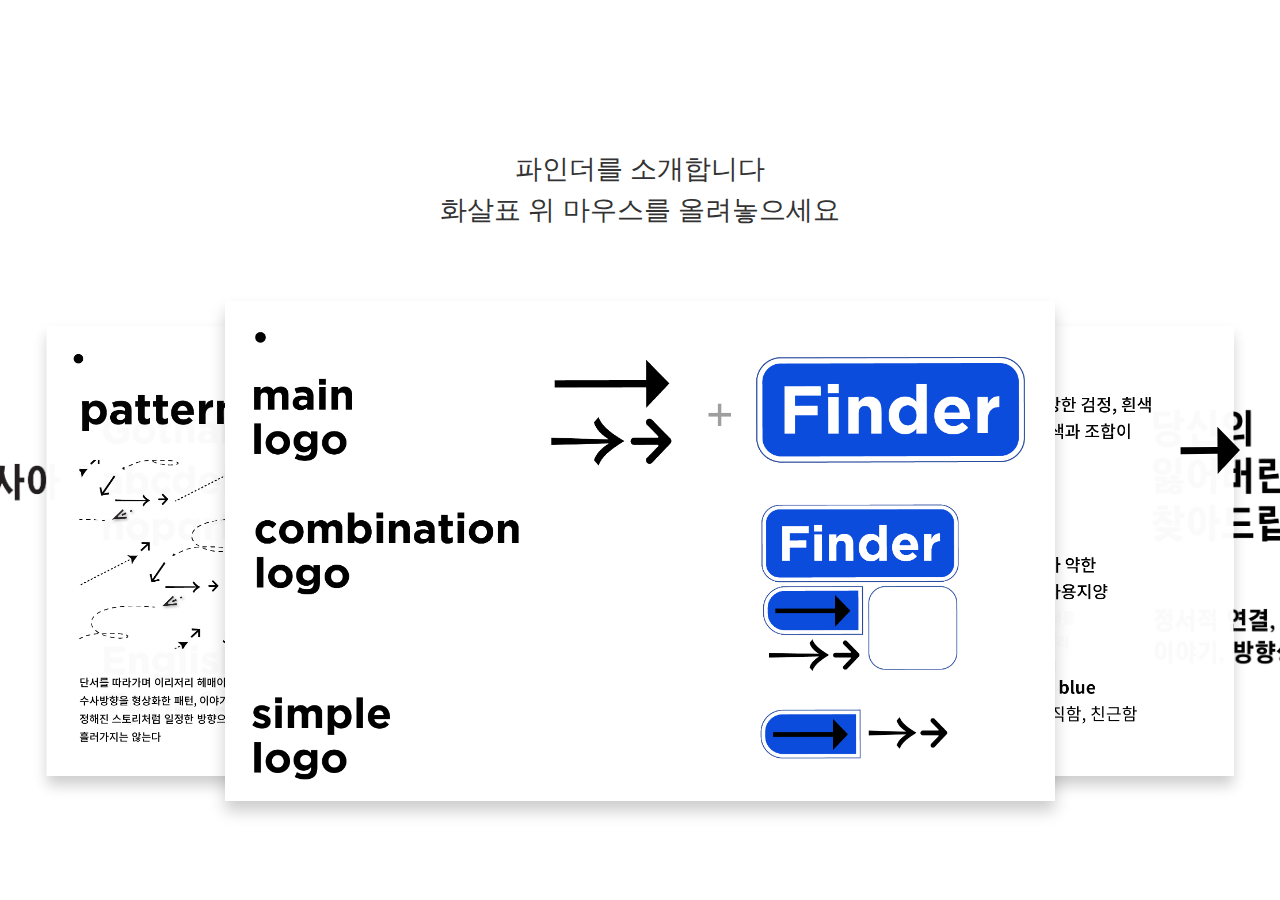
<file: index1.html>
<!DOCTYPE html>
<html lang="ko">
<head>
    <meta charset="UTF-8">
    <meta http-equiv="X-UA-Compatible" content="IE=edge">
    <meta name="viewport" content="width=device-width, initial-scale=1.0">
    <title>3D Image Panel Carousel with Smooth and Consistent Transitions</title>
    <style>
        body {
            display: flex;
            flex-direction: column; /* Arrange items vertically */
            justify-content: center;
            align-items: center;
            height: 100vh;
            background-color: #ffffff;
            margin: 0;
            overflow: hidden;
        }
        .intro-text {
            font-family: 'ChosunKg', sans-serif; /* Use your desired font */
            font-size: 1.7rem;
            margin-bottom: 120px; /* Space below the text */
            color: #333; /* Text color */
            text-align: center; /* Centers the text horizontally */
            line-height: 1.5; /* Adjusts the line spacing (1.5 is an example) */        
        }

        .carousel {
            position: relative;
            width: 800px;
            height: 400px;
            display: flex;
            justify-content: center;
            align-items: center;
            perspective: 1000px;
        }
        .panel {
            position: absolute;
            width: 830px;
            height: 500px;
            transition: transform 2s ease-out, opacity 1s ease;
            opacity: 0.6;
        }
        /* Position classes */
        .position0 { transform: translateX(-650px) scale(0.4); z-index: -2; opacity: 1; }
        .position1 { transform: translateX(-600px) scale(0.6); z-index: -1; opacity: 1; }
        .position2 { transform: translateX(-550px) scale(0.8); z-index: 0; opacity: 1; }
        .position3 { transform: translateX(-220px) scale(0.9); z-index: 1; opacity: 0.98; box-shadow: 0 10px 15px rgba(0, 0, 0, 0.2); }
        .position4 { transform: translateX(0) scale(1); z-index: 2; opacity: 1; box-shadow: 0 10px 15px rgba(0, 0, 0, 0.2); }
        .position5 { transform: translateX(220px) scale(0.9); z-index: 1; opacity: 0.98; box-shadow: 0 10px 15px rgba(0, 0, 0, 0.2); }
        .position6 { transform: translateX(550px) scale(0.8); z-index: 0; opacity: 1; }
        .position7 { transform: translateX(600px) scale(0.6); z-index: -1; opacity: 1; }
        .position8 { transform: translateX(650px) scale(0.4); z-index: -2; opacity: 1; }
        /* Button styling */
        .right-button {
            position: absolute;
            right: 20px;
            cursor: pointer;
            z-index: 2000;
            background-color: transparent;
            border: none;
            width: 100px;
            height: 100px;
        }
        .right-button:hover {
            transform: scale(1.1); /* Slightly enlarge the button */
            box-shadow: 0 4px 15px rgba(0, 0, 0, 0.3); /* Add shadow */
        }
        img {
            width: 100%;
            height: 100%;
        }
    </style>
</head>
<body>
    <!-- Introductory Text -->
    <div class="intro-text">파인더를 소개합니다</br>화살표 위 마우스를 올려놓으세요</div>
    
    <div class="carousel">
        <div class="panel position0"><img src="image_1.png" alt="Image 1"></div>
        <div class="panel position1"><img src="image_2.png" alt="Image 2"></div>
        <div class="panel position2"><img src="image_3.png" alt="Image 3"></div>
        <div class="panel position3"><img src="image_4.png" alt="Image 4"></div>
        <div class="panel position4"><img src="image_5.png" alt="Image 5"></div>
        <div class="panel position5"><img src="image_6.png" alt="Image 6"></div>
        <div class="panel position6"><img src="image_7.png" alt="Image 7"></div>
        <div class="panel position7"><img src="image_8.png" alt="Image 8"></div>
        <div class="panel position8"><img src="image_9.png" alt="Image 9"></div>
    </div>
    
    <button class="right-button" onmouseover="startAutoRotate()" onmouseout="stopAutoRotate()">
        <img src="SVG/right button.svg" alt="right-button">
    </button>

    <script>
        let panels = document.querySelectorAll('.panel');
        let currentImageIndex = 0;
        let autoRotateInterval;

        function rotatePanels() {
            // Increment the image index and use modulo to wrap around 9 images
            currentImageIndex = (currentImageIndex + 1) % 9;

            // Rotate positions by moving the first element to the end
            panels = Array.from(panels); // Convert NodeList to Array to manipulate order
            panels.push(panels.shift()); // Move the first element to the end

            // Apply updated classes and images to each panel
            panels.forEach((panel, i) => {
                panel.className = `panel position${i}`;
                const imageIndex = (currentImageIndex + i) % 9 + 1; // Cycle from 1 to 9
                panel.querySelector('img').src = `image_${imageIndex}.png`;
            });
        }

        function startAutoRotate() {
            autoRotateInterval = setInterval(rotatePanels, 2600); // Rotate every 1.5 seconds
        }

        function stopAutoRotate() {
            clearInterval(autoRotateInterval); // Stop rotating
        }
    </script>
</body>
</html>
</file>
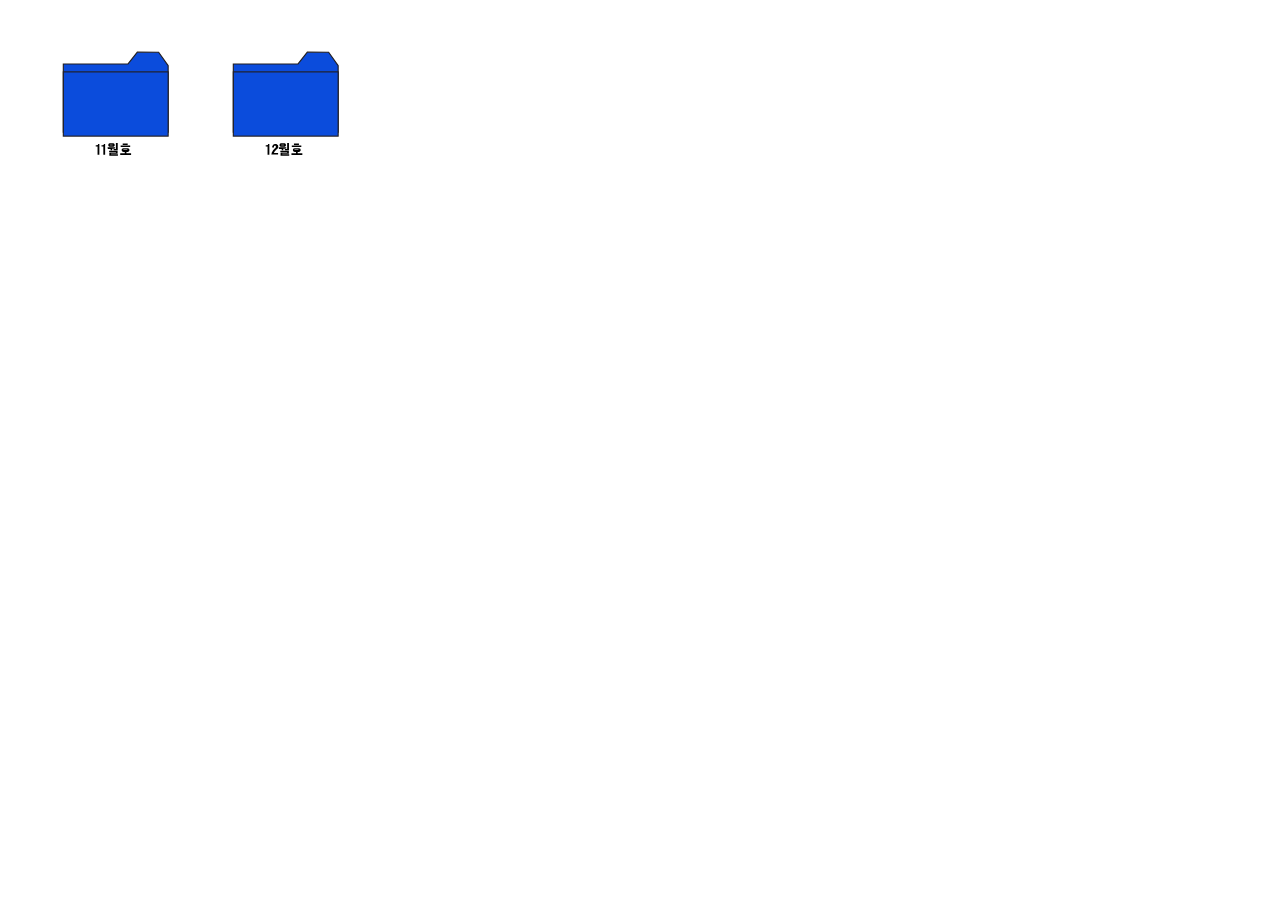
<file: text51.html>
<!DOCTYPE html>
<html lang="en">
<head>
    <meta charset="utf-8">
    <meta name="viewport" content="width=device-width, initial-scale=1.0">
    <title>Research Process</title>
    <style>
       @font-face {
        font-family: 'ChosunKg';
        src: url('https://fastly.jsdelivr.net/gh/projectnoonnu/noonfonts_20-04@1.0/ChosunKg.woff') format('woff');
        font-weight: normal;
        font-style: normal;
    }
    
    * {
        font-family: 'ChosunKg';
        margin: 0;
        padding: 0;
        box-sizing: border-box;
        line-height:130% ;

        body {
            margin: 0;
            padding: 0;
            overflow: hidden;
            font-family: 'ChosunKg', sans-serif; /* Apply chosunkg font */
        }

        .corner-image {
            position: absolute;
            top: 10px;
            left: 30px;
            width: 170px;
            z-index: 10;
        }

        #file2 {
            left: 200px;
        }

        #random-images-container img {
            position: absolute;
            cursor: pointer;
            transition: all 0.5s ease;
        }
    </style>
</head>
<body>
    <img id="file1" src="11.svg" alt="11.svg" class="corner-image">
    <img id="file2" src="12.svg" alt="12.svg" class="corner-image">
    <div id="random-images-container"></div>
    <script>
        document.addEventListener("DOMContentLoaded", () => {
            const file1 = document.getElementById("file1");
            const file2 = document.getElementById("file2");
            const container = document.getElementById("random-images-container");
            let randomImagesVisible = false;

            function createRandomImages(prefix, count) {
                container.innerHTML = "";
                for (let i = 1; i <= count; i++) {
                    const img = document.createElement("img");
                    img.src = `${prefix}${i}.jpg`;
                    img.alt = `${prefix}${i}`;
                    img.style.width = "110px";
                    img.style.height = "80px";
                    img.style.top = `${Math.random() * (window.innerHeight - 50)}px`;
                    img.style.left = `${Math.random() * (window.innerWidth - 50)}px`;
                    container.appendChild(img);
                    img.addEventListener("click", () => enlargeAndRepositionImage(img));
                }
            }

            function enlargeAndRepositionImage(img) {
                const originalWidth = img.offsetWidth;
                const originalHeight = img.offsetHeight;

                const enlargedWidth = originalWidth * 2;
                const enlargedHeight = originalHeight * 1.8;

                img.style.transition = "all 0.8s";
                img.style.width = `${enlargedWidth}px`;
                img.style.height = `${enlargedHeight}px`;

                setTimeout(() => {
                    resetAndRepositionImage(img, originalWidth, originalHeight);
                }, 1400);
            }

            function resetAndRepositionImage(img, originalWidth, originalHeight) {
                img.style.width = `${originalWidth}px`;
                img.style.height = `${originalHeight}px`;
                img.style.transition = "all 0.5s";
                img.style.top = `${Math.random() * (window.innerHeight - 50)}px`;
                img.style.left = `${Math.random() * (window.innerWidth - 50)}px`;
            }

            function toggleRandomImages(file, secondForm, prefix, count) {
                if (!randomImagesVisible) {
                    createRandomImages(prefix, count);
                    file.src = secondForm;
                } else {
                    container.innerHTML = "";
                    file.src = file.dataset.original;
                }
                randomImagesVisible = !randomImagesVisible;
            }

            file1.dataset.original = "11.svg";
            file2.dataset.original = "12.svg";

            file1.addEventListener("dblclick", () => toggleRandomImages(file1, "11_.svg", "image", 11));
            file2.addEventListener("dblclick", () => toggleRandomImages(file2, "12_.svg", "image_", 10));
        });
    </script>
</body>
</html>
</file>
